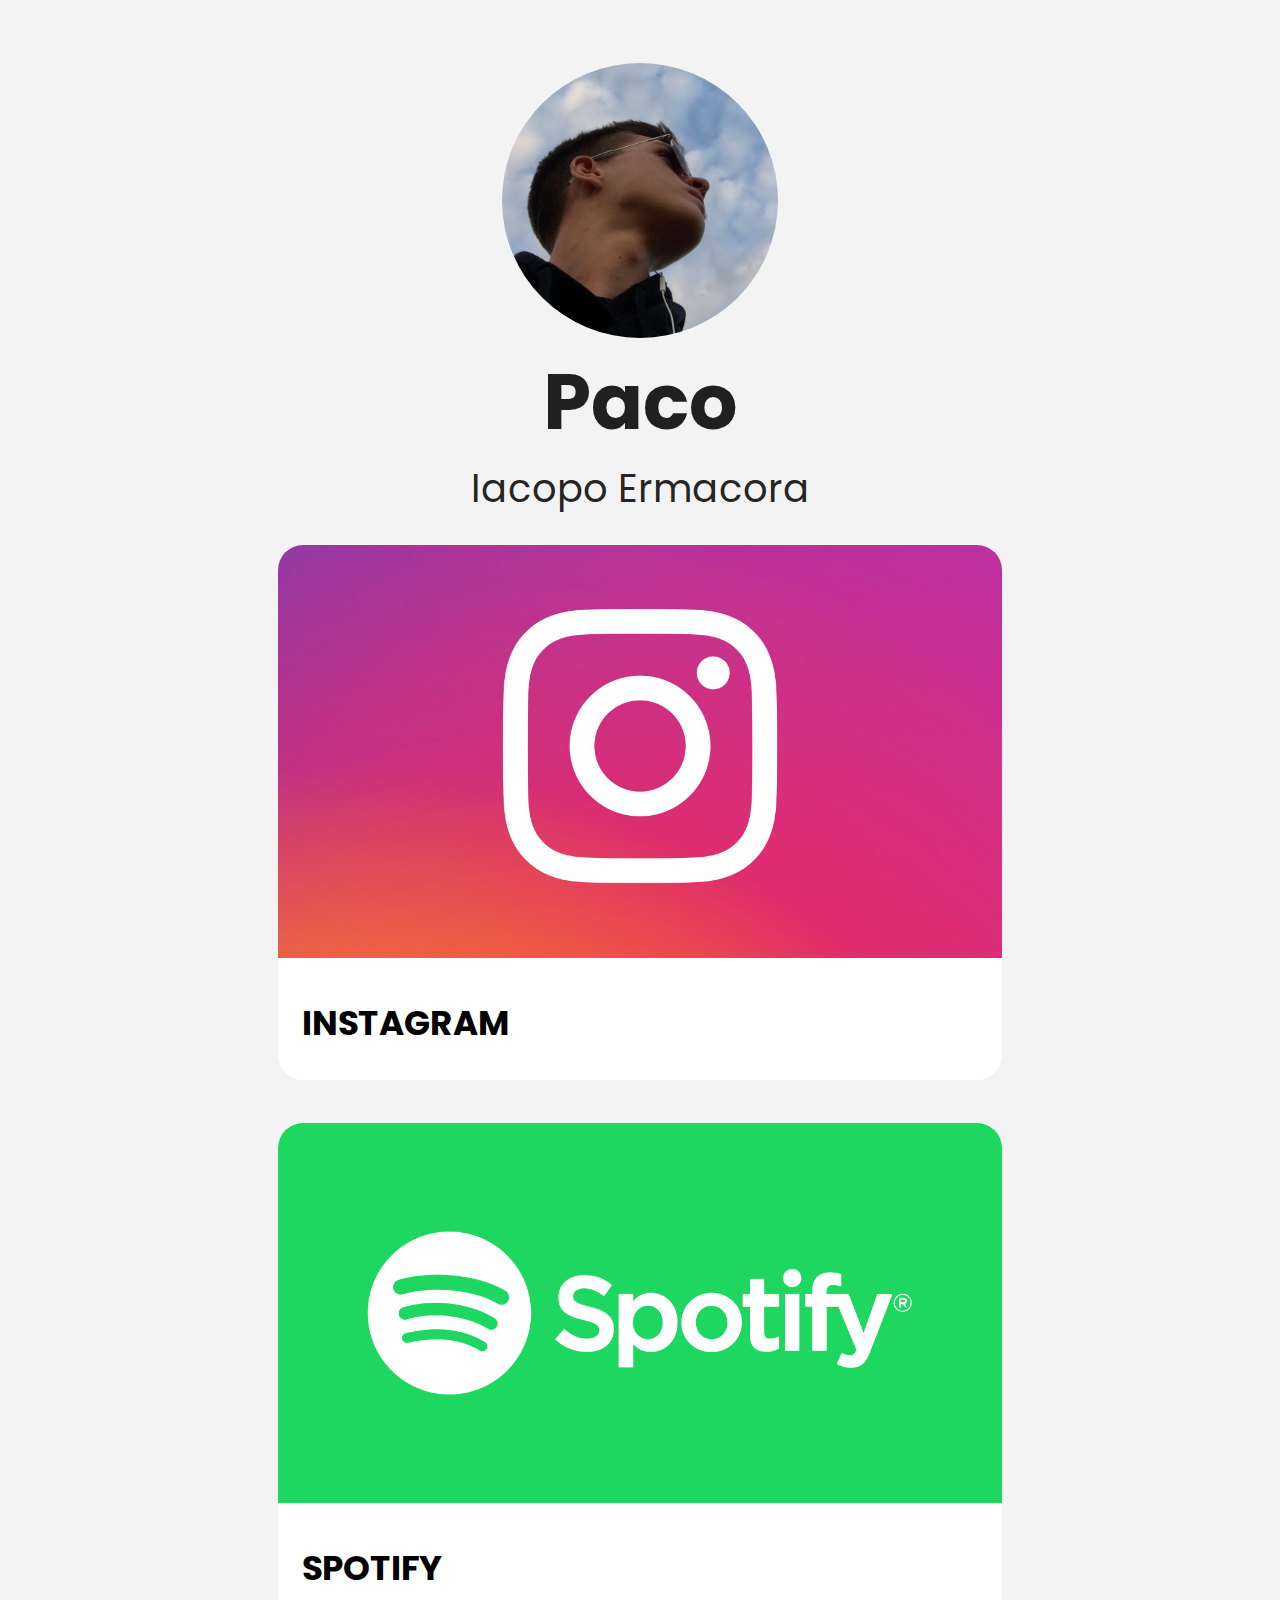
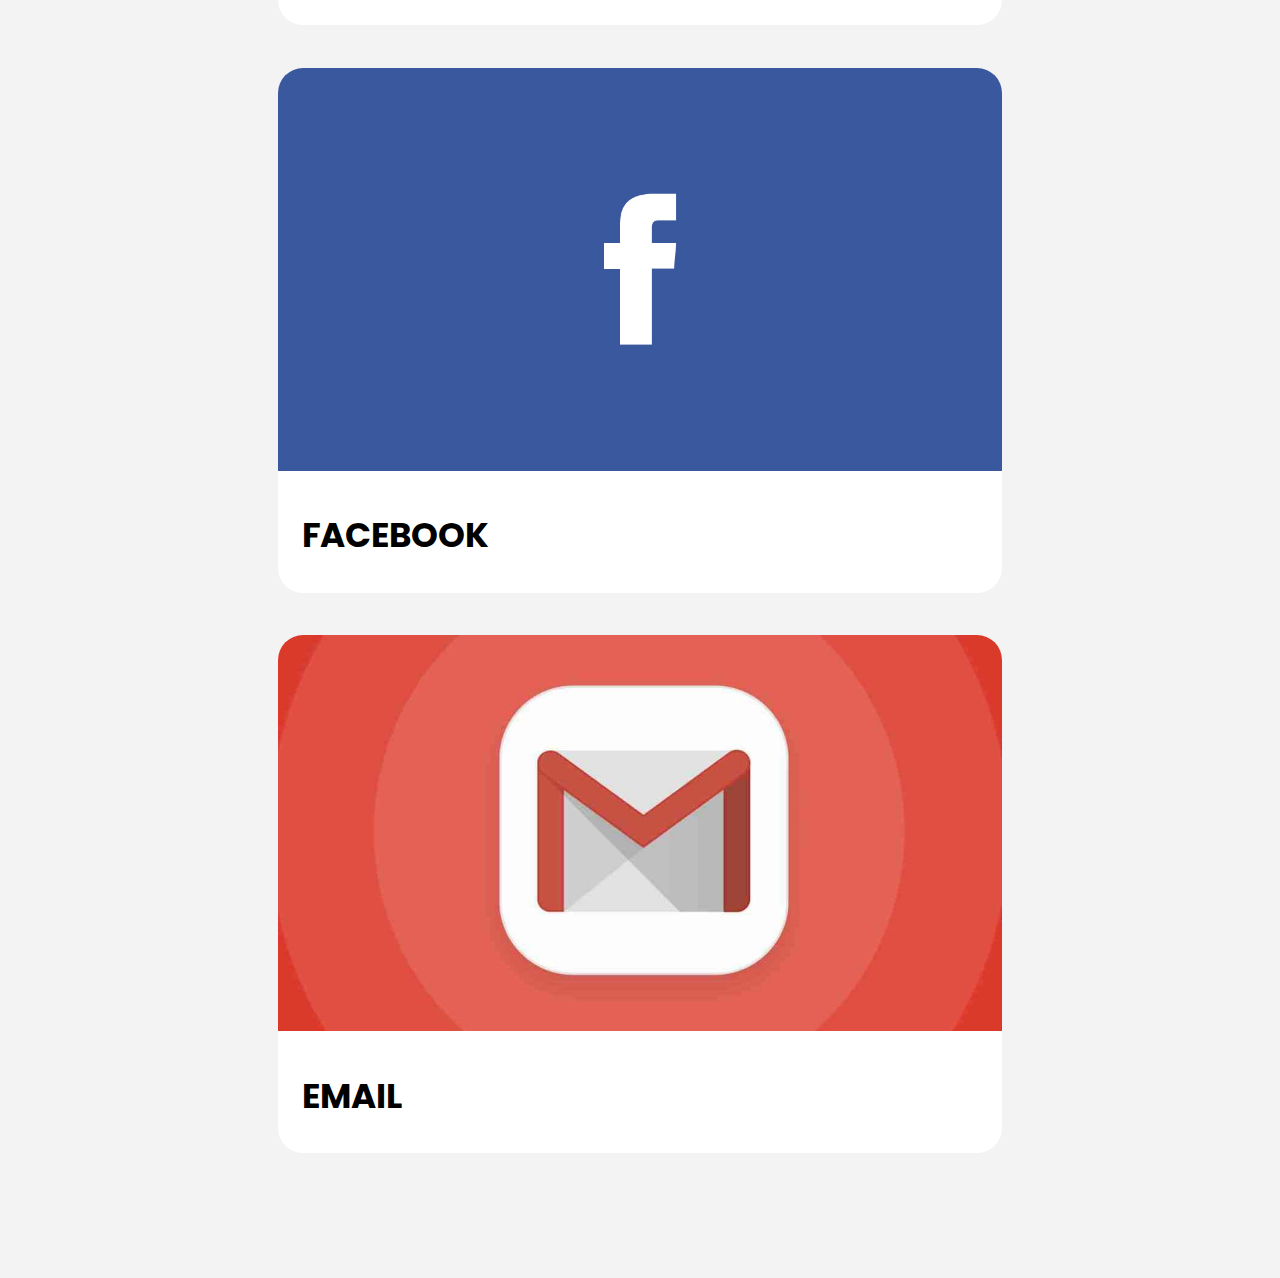
<file: link.html>
<!DOCTYPE html>
<html lang="en" dir="ltr">
  <head>
    <meta charset="utf-8">
    <title>Iacopo Ermacora LINKS</title>
    <link rel="preconnect" href="https://fonts.googleapis.com">
    <link rel="preconnect" href="https://fonts.gstatic.com" crossorigin>
    <link href="https://fonts.googleapis.com/css2?family=Poppins:wght@300;700&display=swap" rel="stylesheet">
    <link type="text/css" rel="stylesheet" href="/css/materialize.min.css"  media="screen,projection"/>
    <link type="text/css" rel="stylesheet" href="/css/noistudenti.css"/>
  </head>
  <body style="font-family: 'Poppins', sans-serif; background-color:#f3f3f3;">
    <div class="container">
      <div style="padding-top:7vh; margin:0;" class="row">
        <div class="col s4 offset-s4 center">
          <img src="/images/links/profile.PNG" alt="" class="circle responsive-img">
        </div>
      </div>
      <div class="row">
        <div class="col s12 center">
          <p style="font-family: 'Poppins', sans-serif; font-weight: 700; font-size: 6vw; margin: 0;">Paco</p>
          <p style="font-family: 'Poppins', sans-serif; font-size: 3vw; margin: 0;">Iacopo Ermacora</p>
        </div>
      </div>
       <div class="row">
         <div class="col s10 offset-s1">
           <a href="https://www.instagram.com/dot.paco/">
             <div style="border-radius: 25px;" class="card z-depth-0">
               <div style="border-radius: 25px;" class="card-image">
                 <img style="border-top-left-radius: 25px; border-top-right-radius: 25px;" src="images/links/instagram.jpeg">
               </div>
               <div style="border-radius: 25px;" class="card-content">
                 <h4 style="font-family: 'Poppins', sans-serif; font-weight: 700;" class="black-text">INSTAGRAM</h4>
               </div>
             </div>
           </a>
         </div>
        </div>
        <div class="row">
         <div class="col s10 offset-s1">
           <a href="https://open.spotify.com/playlist/0scklkt6SfRCzVM4kOBxpp?si=64dc28ae77e04017">
             <div style="border-radius: 25px;" class="card z-depth-0">
               <div style="border-radius: 25px;" class="card-image">
                 <img style="border-top-left-radius: 25px; border-top-right-radius: 25px;" src="images/links/spotify.png">
               </div>
               <div style="border-radius: 25px;" class="card-content">
                 <h4 style="font-family: 'Poppins', sans-serif; font-weight: 700;" class="black-text">SPOTIFY</h4>
               </div>
             </div>
           </a>
         </div>
        </div>
        <div class="row">
         <div class="col s10 offset-s1">
           <a href="https://www.facebook.com/Iacopoermacora/">
             <div style="border-radius: 25px;" class="card z-depth-0">
               <div style="border-radius: 25px;" class="card-image">
                 <img style="border-top-left-radius: 25px; border-top-right-radius: 25px;" src="images/links/facebook.jpeg">
               </div>
               <div style="border-radius: 25px;" class="card-content">
                 <h4 style="font-family: 'Poppins', sans-serif; font-weight: 700;" class="black-text">FACEBOOK</h4>
               </div>
             </div>
           </a>
         </div>
        </div>
        <div class="row spazio_sotto">
         <div class="col s10 offset-s1">
           <a href="mailto:iacopoermacora@gmail.com">
             <div style="border-radius: 25px;" class="card z-depth-0">
               <div style="border-radius: 25px;" class="card-image">
                 <img style="border-top-left-radius: 25px; border-top-right-radius: 25px;" src="images/links/email.jpeg">
               </div>
               <div style="border-radius: 25px;" class="card-content">
                 <h4 style="font-family: 'Poppins', sans-serif; font-weight: 700;" class="black-text">EMAIL</h4>
               </div>
             </div>
           </a>
         </div>
       </div>
    </div>
  </body>
</html>
</file>
<file: css/noistudenti.css>
* {
    font-family: 'Inter', sans-serif;
    font-family: 'Montserrat', sans-serif;
  }

.spazio_sotto {
     padding-bottom: 10vh;
   }

.spazietto_sotto {
        padding-bottom: 5vh;
      }

.spazietto_sopra {
        padding-top: 5vh;
      }

.spazio_sopra {
        padding-top: 10vh;
      }

.margine_sopra {
        margin-top: 10vh;
      }

.marginetto_sopra {
        margin-top: 3vh;
      }

.marginello_sopra {
        margin-top: 10vh;
      }

.margine_sotto {
        margin-bottom: 10vh;
      }

.marginetto_sotto {
        margin-bottom: 3vh;
      }

.marginetto_lato {
        margin-left: 3vh;
      }

.hero_and_content {
  margin: 0 auto;
  width: 100%;
}

.hero {
  width: 100%;
  display: flex;
  justify-content: center;
  align-items: center;
  text-align: center;
  color: white;
  background-size: cover;
  background-position: center center;
  background-repeat: no-repeat;
  background-attachment: scroll;
}

@media screen and (min-width: 601px) {
  section.hero {
    font-size: 5em;
    height: 100vh;
  }
}

@media screen and (max-width: 600px) {
  section.hero {
    font-size: 2em;
    height: 90vh;
  }
}

img {
  width: 100%; /* need to overwrite inline dimensions */
  height: auto;
}

.album-listing {
  position: relative;
}

.album-image {
  line-height: 0;
  overflow: hidden;
}

.album-image img {
  filter: blur(0px);
  transition: filter 0.3s ease-in;
  transform: scale(1.1);
}

.album-title {
  font-size: 2em;
  font-weight: bold;
  text-decoration: none;
  z-index: 1;
  position: absolute;
  height: 100%;
  width: 100%;
  top: 0;
  left: 0;
  opacity: 0;
  transition: opacity .5s;
  background: rgba(114, 114, 114, 0.3);
  color: white;

  /* position the text in t’ middle*/
  display: flex;
  align-items: center;
  justify-content: center;
}

.album-listing:hover .album-title {
  opacity: 1;
}

.album-listing:hover .album-image img {
  filter: blur(2px);
}


/* for touch screen devices */
@media (hover: none) {
  .album-title {
    opacity: 1;
  }
  .album-image img {
    filter: blur(2px);
  }
}

p {
  font-size: 17px;
}

.main_hero_and_content {
  margin: 0 auto;
  width: 100%;
}

.main_hero {
  width: 100%;
  display: flex;
  justify-content: center;
  align-items: center;
  text-align: center;
  color: white;
  background-size: cover;
  background-position: center center;
  background-repeat: no-repeat;
  background-attachment: scroll;
}

@media screen and (min-width: 601px) {
  section.main_hero {
    font-size: 5em;
    height: 100vh;
  }
}

@media screen and (max-width: 600px) {
  section.main_hero {
    font-size: 2em;
    height: 75vh;
  }
}

@media screen and (min-width: 601px) {
  section.main_hero_and_content {
    height: 90vh;
  }
}

@media screen and (max-width: 600px) {
  section.main_hero_and_content {
    height: 90vh;
  }
}

/* The progress container (grey background) */
.progress-container {
  width: 100%;
  height: 8px;
  background: #ccc;
}

/* The progress bar (scroll indicator) */
.progress-bar {
  height: 8px;
  background: #4caf50;
  width: 0%;
}
</file>
